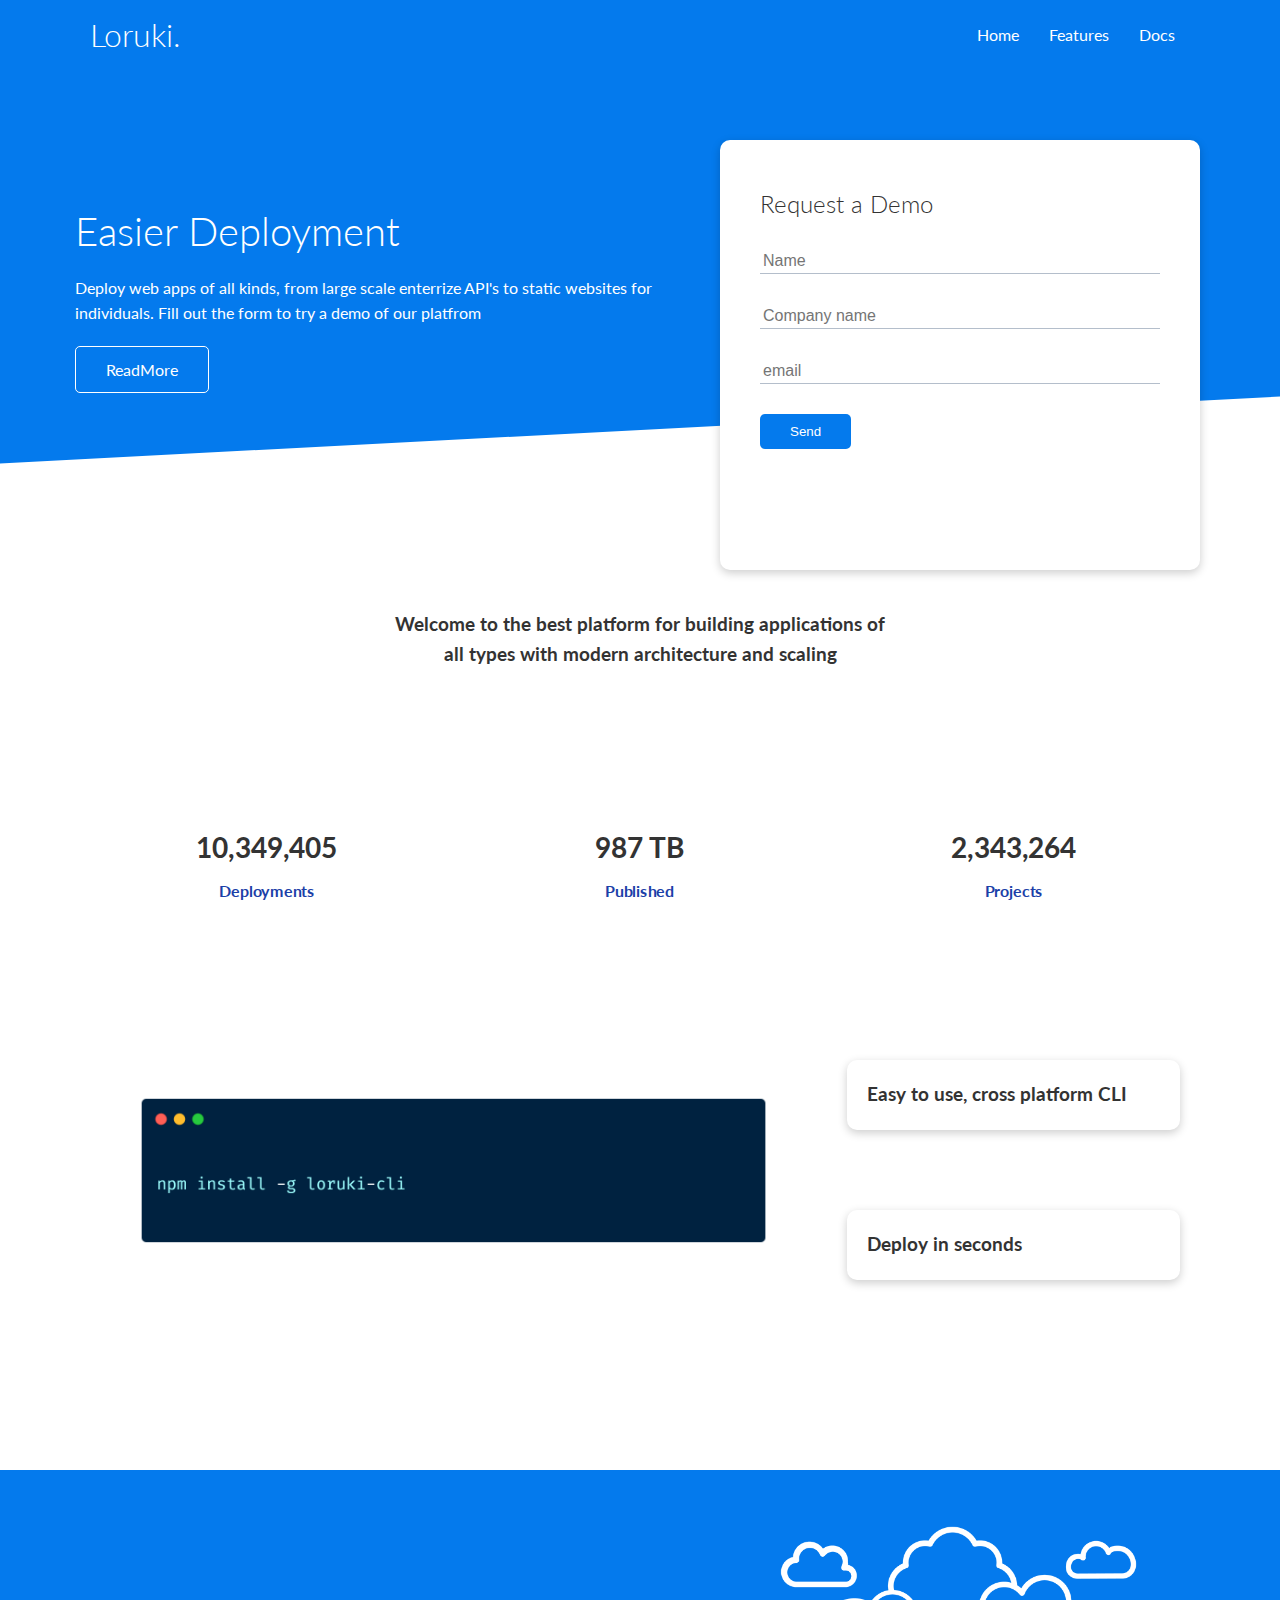
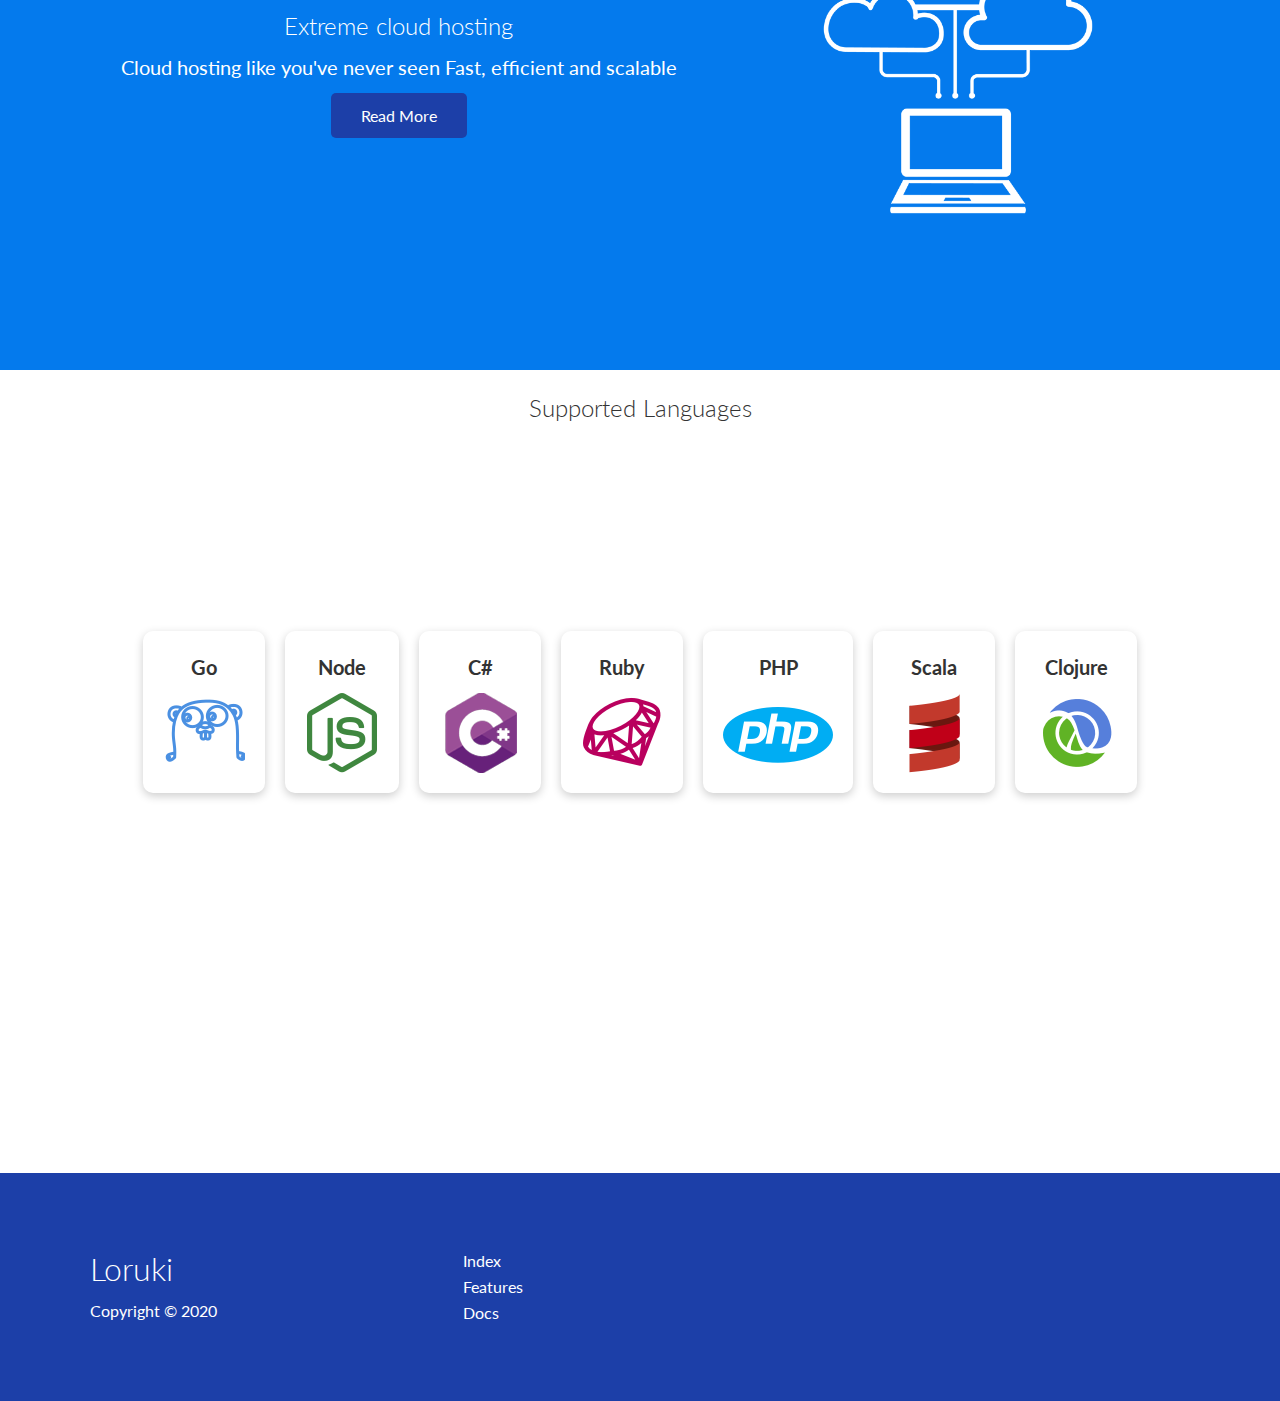
<file: index.html>
<html lang="en">
  <head>
    <meta charset="UTF-8" />
    <meta name="viewport" content="width=device-width, initial-scale=1.0" />
    <link rel="stylesheet" href="css\utilities.css" />
    <link rel="stylesheet" href="css\style.css" />
    <link
      rel="stylesheet"
      href="https://cdnjs.cloudflare.com/ajax/libs/font-awesome/5.15.1/css/all.min.css"
      integrity="sha512-+4zCK9k+qNFUR5X+cKL9EIR+ZOhtIloNl9GIKS57V1MyNsYpYcUrUeQc9vNfzsWfV28IaLL3i96P9sdNyeRssA=="
      crossorigin="anonymous"
    />
    <title>Loduki | Cloud Hosting For Everyone</title>
  </head>
  <body>
    <!--###########NavBar#################-->
    <div class="navBar">
      <div class="container flex">
        <h1 class="logo">Loruki.</h1>
        <nav>
          <ul>
            <li><a href="index.html">Home</a></li>
            <li><a href="features.html">Features</a></li>
            <li><a href="docs.html">Docs</a></li>
          </ul>
        </nav>
      </div>
    </div>
     <!--Note how each thematic whole starts with a 
    section container with the class name referencing
    the title of the logical segment on the page-->
    <!--#######SHOWCASE##########-->
    <section class="showcase">
      <div class="container grid">
        <div class="showcase-text">
          <h1>Easier Deployment</h1>
          <p>
            Deploy web apps of all kinds, from large scale enterrize API's to
            static websites for individuals. Fill out the form to try a demo of
            our platfrom
          </p>
          <a href="features.html" class="btn btn-outline">ReadMore</a>
        </div>
        <div class="showcase-form card">
          <h2>Request a Demo</h2>
          <form>
            <div class="form-control">
              <input type="text" name="name" placeholder="Name" required />
            </div>
            <div class="form-control">
              <input
                type="text"
                name="company"
                placeholder="Company name"
                required
              />
            </div>
            <div class="form-control">
              <input type="email" name="email" placeholder="email" required />
            </div>
            <input type="submit" value="Send" class="btn btn-primary" />
          </form>
        </div>
      </div>
    </section>

    <!--############STATS###############-->
    <section class="stats">
      <div class="container">
        <h3 class="stats-heading text-center my-2">
          Welcome to the best platform for building applications of all types
          with modern architecture and scaling
        </h3>

        <div class="grid grid-3 text-center my-4">
          <div class = "stats_img">
            <i class="fas fa-server fa-3x"></i>
            <h3>10,349,405</h3>
            <p class="text-secondary">Deployments</p>
          </div>
          <div class = "stats_img">
            <i class="fas fa-upload fa-3x"></i>
            <h3>987 TB</h3>
            <p class="text-secondary">Published</p>
          </div>
          <div class = "stats_img">
            <!--These weird classes are font-awesome classes-->
            <i class="fas fa-project fa-3x"></i>
            <h3>2,343,264</h3>
            <p class="text-secondary">Projects</p>
          </div>
        </div>
      </div>
    </section>

    <!--##########CLI###########-->
    
    <section class="cli">
      <!--First grid element-->
      <div class="container grid">
        <img src="images\cli.png" alt="" />
        <!--Second grid element-->
        <div class=" card card1">
          <h3>Easy to use, cross platform CLI</h3>
        </div>
        <!--Third grid element-->
        <div class=" card card2">
          <h3>Deploy in seconds</h3>
        </div>
      </div>
    </section>
    <!--########CLOUD##########-->
    <section class="cloud bg-primary my2 py2">
      <div class="container grid">
        <div class="text-center">
          <h2 class="lg">Extreme cloud hosting</h2>
          <p class="lead my-1">
            Cloud hosting like you've never seen Fast, efficient and scalable
          </p>
          <a href="features.html" class="btn btn-dark">Read More</a>
        </div>
          <img src="images/cloud.png" alt="" />
        </div>
      </div>
    </section>
    <!--####Languages####-->
<section class="languages">
  <!--md(medium text my-2(margin y-axis 2rem(2*16px))-->
  <h2 class="md text-center my-2">
    Supported Languages
  </h2>
  <!--Flex that will wrap our language cards into one row-->
  <div class="container flex">
      <!--Card1-->
      <div class="card">
        <h4>Go</h4>
        <img src="images\logos\go.png" alt="">
      </div>
      <!--Card2-->
      <div class="card">
        <h4>Node</h4>
        <img src="images\logos\node.png" alt="">
      </div>
    <!--Card3-->
    <div class="card">
      <h4>C#</h4>
      <img src="images\logos\csharp.png" alt="">
    </div>
    <!--Car4-->
    <div class="card">
      <h4>Ruby</h4>
      <img src="images\logos\ruby.png" alt="">
    </div>
    <!--Card5-->
    <div class="card">
      <h4>PHP</h4>
      <img src="images\logos\php.png" alt="">
    </div>
    <!--Card6-->
    <div class="card">
      <h4>Scala</h4>
      <img src="images\logos\scala.png" alt="">
    </div>
      <!--Card7-->
      <div class="card">
        <h4>Clojure</h4>
        <img src="images\logos\clojure.png" alt="">
      </div>
  </div>
</section>
<!--####Footer####-->
<footer class="footer bg-dark py-5">
  <!--bg-dark(darkBackground) py(padding 5rem)-->
  <!--grid-3(grid utility class with three columns(cells)-->
  <div class="container grid grid-3">
    <!--First grid cell(column) grid item-->
    <div>
      <h1>Loruki</h1>
      <p>Copyright &copy; 2020</p>
    </div>
    <!--Fi grid cell(column) grid item-->
    <nav>
      <ul>
        <li><a href="index.html">Index</a></li>
        <li><a href="features.html">Features</a></li>
        <li><a href="docs.html">Docs</a></li>
      </ul>
    </nav>
    <!--Third grid cell(column) grid item-->
    <div class="social">
      <a href="#"><i class="fab fa-github fa-2x"></i></a>
      <a href="#"><i class="fab fa-facebook fa-2x"></i></a>
      <a href="#"><i class="fab fa-instagram fa-2x"></i></a>
      <a href="#"><i class="fab fa-twitter fa-2x"></i></a>
    </div>

  </div>
</footer>
  </body>
</html>
</file>
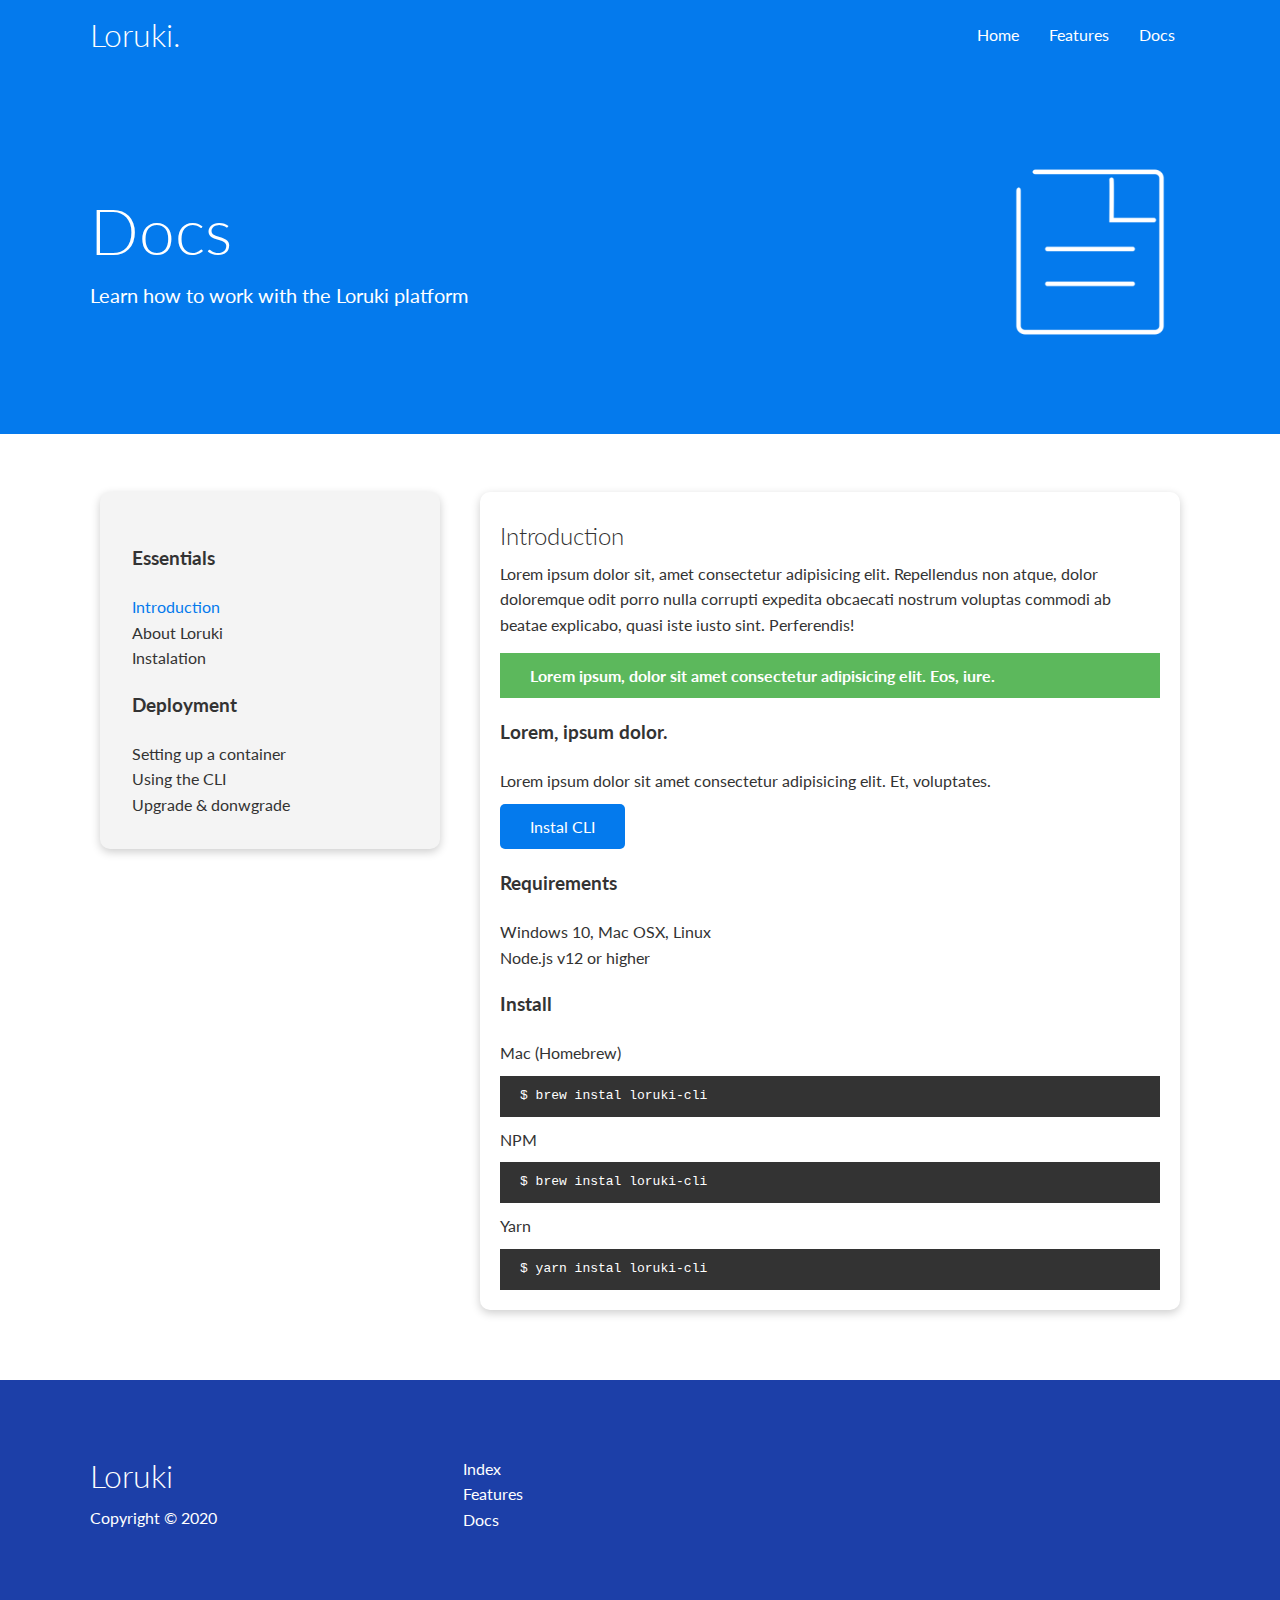
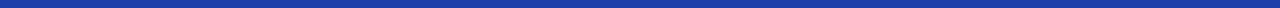
<file: docs.html>
<html lang="en">
  <head>
    <meta charset="UTF-8" />
    <meta name="viewport" content="width=device-width, initial-scale=1.0" />
    <link rel="stylesheet" href="css\utilities.css" />
    <link rel="stylesheet" href="css\style.css" />
    <link
      rel="stylesheet"
      href="https://cdnjs.cloudflare.com/ajax/libs/font-awesome/5.15.1/css/all.min.css"
      integrity="sha512-+4zCK9k+qNFUR5X+cKL9EIR+ZOhtIloNl9GIKS57V1MyNsYpYcUrUeQc9vNfzsWfV28IaLL3i96P9sdNyeRssA=="
      crossorigin="anonymous"
    />
    <title>Loduki | Cloud Hosting For Everyone</title>
  </head>
  <body>
    <!--###########NavBar#################-->
    <div class="navBar">
      <div class="container flex">
        <h1 class="logo">Loruki.</h1>
        <nav>
          <ul>
            <li><a href="index.html">Home</a></li>
            <li><a href="features.html">Features</a></li>
            <li><a href="docs.html">Docs</a></li>
          </ul>
        </nav>
      </div>
    </div>
    <!--#####Head#######-->
    <!--Section Container-->
    <section class="docs-head bg-primary py-3">
      <!--Grid container-->
      <div class="container grid">
        <!--First grid element-->
        <div>
          <h1 class="xl">Docs</h1>
          <p class="lead">Learn how to work with the Loruki platform</p>
        </div>
        <!--Second grid element-->
        <img src="images/docs.png" alt="" />
      </div>
    </section>
    <!--####Main#####-->
    <section class="docs-main my-4">
      <div class="container grid">
        <!--Grid_Item_1-->
        <div class="card bg-light p-3">
          <!--First navigation on the card-->
          <h3 class="my-2">Essentials</h3>
          <nav>
            <ul>
              <li><a href="#" class="text-primary">Introduction</a></li>
              <li><a href="#">About Loruki</a></li>
              <li><a href="#">Instalation</a></li>
            </ul>
          </nav>
          <!--Second navigation on the card-->
          <h3 class="my-2">Deployment</h3>
          <nav>
            <ul>
              <li><a href="#">Setting up a container</a></li>
              <li><a href="#">Using the CLI</a></li>
              <li><a href="#">Upgrade & donwgrade</a></li>
            </ul>
          </nav>
        </div>
        <!--Grid_Item_2-->
        <div class="card">
          <h2>Introduction</h2>
          <p>
            Lorem ipsum dolor sit, amet consectetur adipisicing elit.
            Repellendus non atque, dolor doloremque odit porro nulla corrupti
            expedita obcaecati nostrum voluptas commodi ab beatae explicabo,
            quasi iste iusto sint. Perferendis!
          </p>
          <div class="alert alert-success">
            <!--Icon tag-->
            <i class="fas fa-info"></i>
            Lorem ipsum, dolor sit amet consectetur adipisicing elit. Eos, iure.
          </div>

          <h3>Lorem, ipsum dolor.</h3>
          <p>
            Lorem ipsum dolor sit amet consectetur adipisicing elit. Et,
            voluptates.
          </p>
          <a href="" class="btn btn-primary">Instal CLI</a>

          <h3>Requirements</h3>
          <ul>
            <li>Windows 10, Mac OSX, Linux</li>
            <li>Node.js v12 or higher</li>
          </ul>
          <h3>Install</h3>
          <p>Mac (Homebrew)</p>
          <pre><code>$ brew instal loruki-cli</code></pre>
          <p>NPM</p>
          <pre><code>$ brew instal loruki-cli</code></pre>
          <p>Yarn</p>
          <pre><code>$ yarn instal loruki-cli</code></pre>
        </div>
      </div>
    </section>

    <!--####Footer####-->
    <footer class="footer bg-dark py-5">
      <!--bg-dark(darkBackground) py(padding 5rem)-->
      <!--grid-3(grid utility class with three columns(cells)-->
      <div class="container grid grid-3">
        <!--First grid cell(column) grid item-->
        <div>
          <h1>Loruki</h1>
          <p>Copyright &copy; 2020</p>
        </div>
        <!--Second grid cell(column) grid item-->
        <nav>
          <ul>
            <li><a href="index.html">Index</a></li>
            <li><a href="features.html">Features</a></li>
            <li><a href="docs.html">Docs</a></li>
          </ul>
        </nav>
        <!--Third grid cell(column) grid item-->
        <div class="social">
          <a href="#"><i class="fab fa-github fa-2x"></i></a>
          <a href="#"><i class="fab fa-facebook fa-2x"></i></a>
          <a href="#"><i class="fab fa-instagram fa-2x"></i></a>
          <a href="#"><i class="fab fa-twitter fa-2x"></i></a>
        </div>
      </div>
    </footer>
  </body>
</html>
</file>
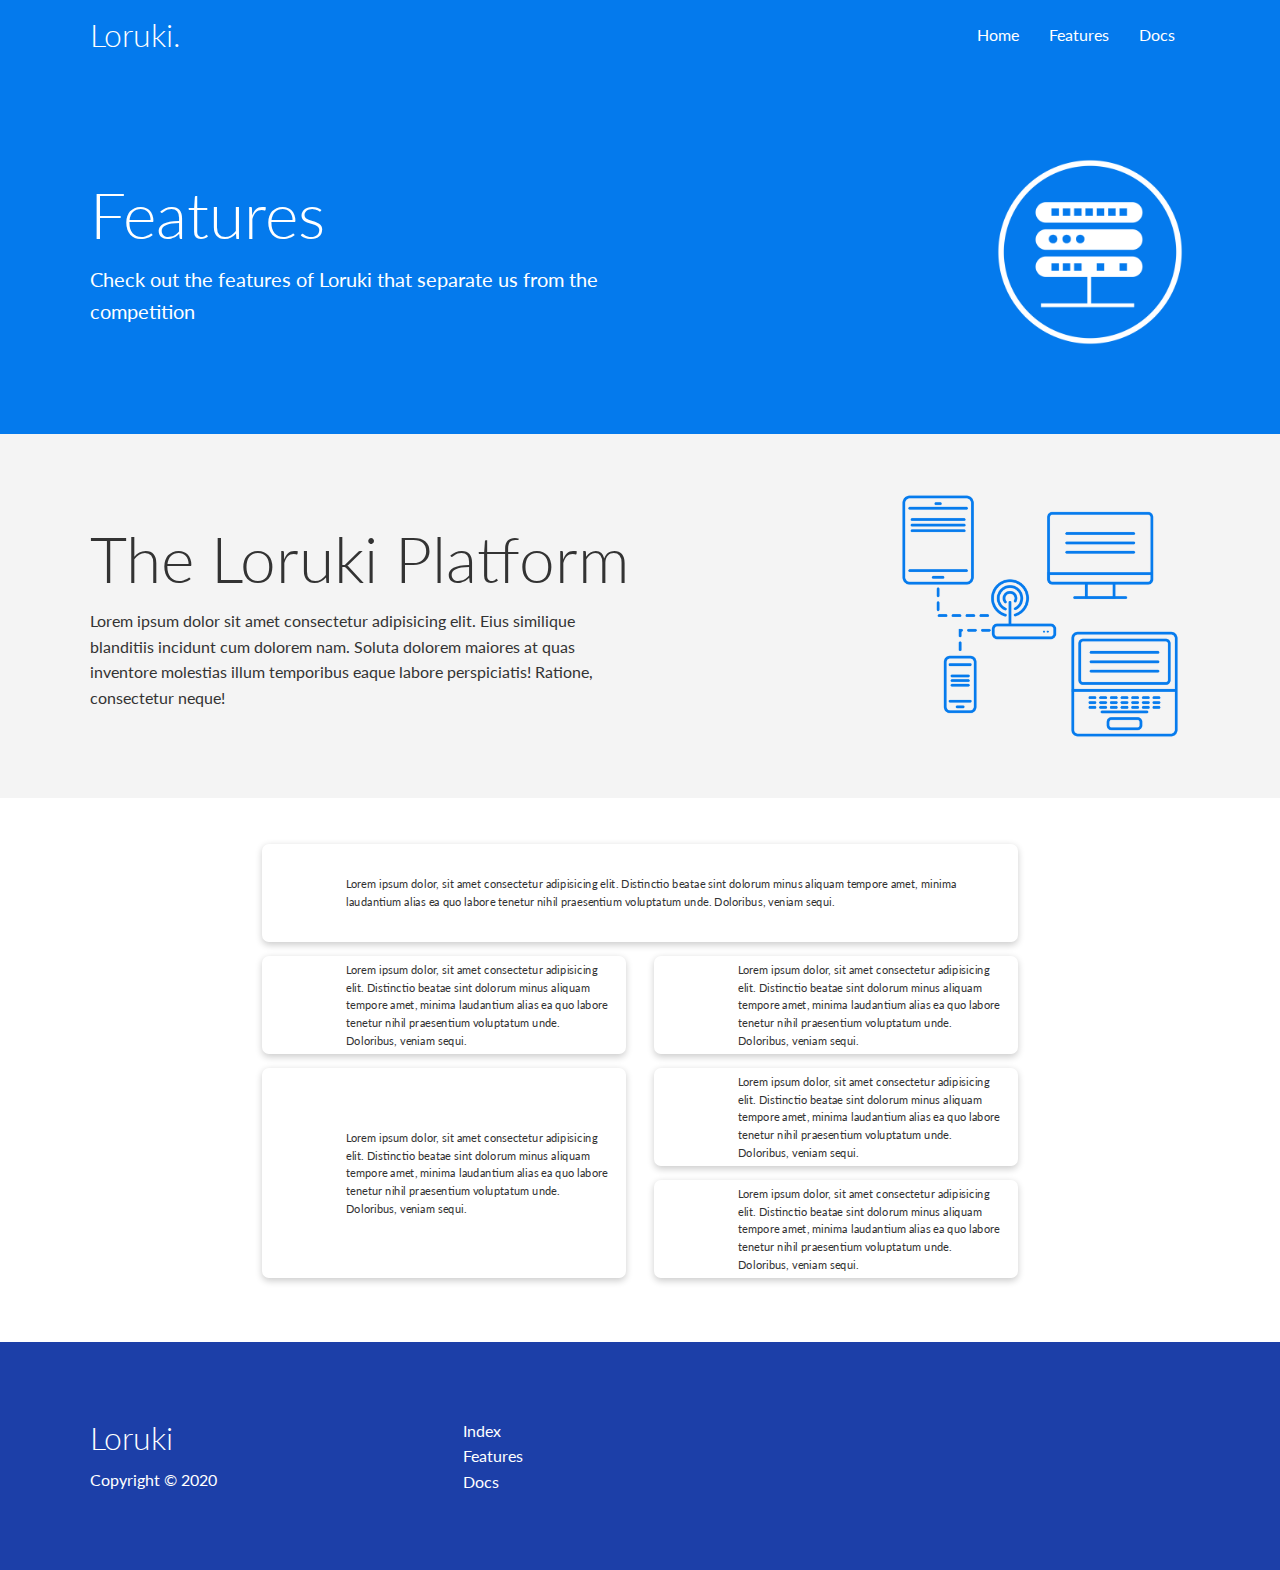
<file: features.html>
<html lang="en">
  <head>
    <meta charset="UTF-8" />
    <meta name="viewport" content="width=device-width, initial-scale=1.0" />
    <link rel="stylesheet" href="css\utilities.css" />
    <link rel="stylesheet" href="css\style.css" />
    <link
      rel="stylesheet"
      href="https://cdnjs.cloudflare.com/ajax/libs/font-awesome/5.15.1/css/all.min.css"
      integrity="sha512-+4zCK9k+qNFUR5X+cKL9EIR+ZOhtIloNl9GIKS57V1MyNsYpYcUrUeQc9vNfzsWfV28IaLL3i96P9sdNyeRssA=="
      crossorigin="anonymous"
    />
    <title>Loduki | Cloud Hosting For Everyone</title>
  </head>
  <body>
    <!--###########NavBar#################-->
    <div class="navBar">
      <div class="container flex">
        <h1 class="logo">Loruki.</h1>
        <nav>
          <ul>
            <li><a href="index.html">Home</a></li>
            <li><a href="features.html">Features</a></li>
            <li><a href="docs.html">Docs</a></li>
          </ul>
        </nav>
      </div>
    </div>
    <!--#####Head#######-->
    <!--Section Container-->
    <section class="features-head bg-primary py-3">
      <!--Grid container-->
      <div class="container grid">
        <!--First grid element-->
        <div>
          <h1 class="xl">Features</h1>
          <p class="lead">
            Check out the features of Loruki that separate us from the
            competition
          </p>
        </div>
        <!--Second grid element-->
        <img src="images/server.png" alt="" />
      </div>
    </section>
    <!--###Sub-Head####-->
    <!--bg-light(lightBackground) py-3(3rem padding) xl(extra large font)-->
    <section class="features-sub-head bg-light py-3">
      <div class="container grid">
        <!--first grid element-->
        <div>
          <h1 class="xl">The Loruki Platform</h1>
          <p>
            Lorem ipsum dolor sit amet consectetur adipisicing elit. Eius
            similique blanditiis incidunt cum dolorem nam. Soluta dolorem
            maiores at quas inventore molestias illum temporibus eaque labore
            perspiciatis! Ratione, consectetur neque!
          </p>
        </div>
        <!--Second grid element-->
        <img src="images/server2.png" alt="" />
      </div>
    </section>
    <!--###Features-Main###-->
    <section class="features-main my-2">
      <!--Creating a grid of card-class elements-->
      <div class="container grid">
        <!--First grid element-->
        <div class="card flex">
          <!--In the card we want to align elements using flex-->
          <i class="fas fa-laptop-code fa3-x"></i>
          <p>
            Lorem ipsum dolor, sit amet consectetur adipisicing elit. Distinctio
            beatae sint dolorum minus aliquam tempore amet, minima laudantium
            alias ea quo labore tenetur nihil praesentium voluptatum unde.
            Doloribus, veniam sequi.
          </p>
        </div>
        <!--Second grid element-->
        <div class="card flex">
          <!--In the card we want to align elements using flex-->
          <i class="fas fa-server fa3-x"></i>
          <p>
            Lorem ipsum dolor, sit amet consectetur adipisicing elit. Distinctio
            beatae sint dolorum minus aliquam tempore amet, minima laudantium
            alias ea quo labore tenetur nihil praesentium voluptatum unde.
            Doloribus, veniam sequi.
          </p>
        </div>
        <!--Third grid element-->
        <div class="card flex">
          <!--In the card we want to align elements using flex-->
          <i class="fas fa-power-off fa3-x"></i>
          <p>
            Lorem ipsum dolor, sit amet consectetur adipisicing elit. Distinctio
            beatae sint dolorum minus aliquam tempore amet, minima laudantium
            alias ea quo labore tenetur nihil praesentium voluptatum unde.
            Doloribus, veniam sequi.
          </p>
        </div>
        <!--Fourth grid element-->
        <div class="card flex">
          <!--In the card we want to align elements using flex-->
          <i class="fas fa-laptop fa3-x"></i>
          <p>
            Lorem ipsum dolor, sit amet consectetur adipisicing elit. Distinctio
            beatae sint dolorum minus aliquam tempore amet, minima laudantium
            alias ea quo labore tenetur nihil praesentium voluptatum unde.
            Doloribus, veniam sequi.
          </p>
        </div>
        <!--Fifth grid element-->
        <div class="card flex">
          <!--In the card we want to align elements using flex-->
          <i class="fas fa-laptop fa3-x"></i>
          <p>
            Lorem ipsum dolor, sit amet consectetur adipisicing elit. Distinctio
            beatae sint dolorum minus aliquam tempore amet, minima laudantium
            alias ea quo labore tenetur nihil praesentium voluptatum unde.
            Doloribus, veniam sequi.
          </p>
        </div>
        <!--Sixth grid element-->
        <div class="card flex">
          <!--In the card we want to align elements using flex-->
          <i class="fas fa-laptop-code fa3-x"></i>
          <p>
            Lorem ipsum dolor, sit amet consectetur adipisicing elit. Distinctio
            beatae sint dolorum minus aliquam tempore amet, minima laudantium
            alias ea quo labore tenetur nihil praesentium voluptatum unde.
            Doloribus, veniam sequi.
          </p>
        </div>
      </div>
    </section>
    <!--####Footer####-->
    <footer class="footer bg-dark py-5">
      <!--bg-dark(darkBackground) py(padding 5rem)-->
      <!--grid-3(grid utility class with three columns(cells)-->
      <div class="container grid grid-3">
        <!--First grid cell(column) grid item-->
        <div>
          <h1>Loruki</h1>
          <p>Copyright &copy; 2020</p>
        </div>
        <!--Second grid cell(column) grid item-->
        <nav>
          <ul>
            <li><a href="index.html">Index</a></li>
            <li><a href="features.html">Features</a></li>
            <li><a href="docs.html">Docs</a></li>
          </ul>
        </nav>
        <!--Third grid cell(column) grid item-->
        <div class="social">
          <a href="#"><i class="fab fa-github fa-2x"></i></a>
          <a href="#"><i class="fab fa-facebook fa-2x"></i></a>
          <a href="#"><i class="fab fa-instagram fa-2x"></i></a>
          <a href="#"><i class="fab fa-twitter fa-2x"></i></a>
        </div>
      </div>
    </footer>
  </body>
</html>
</file>
